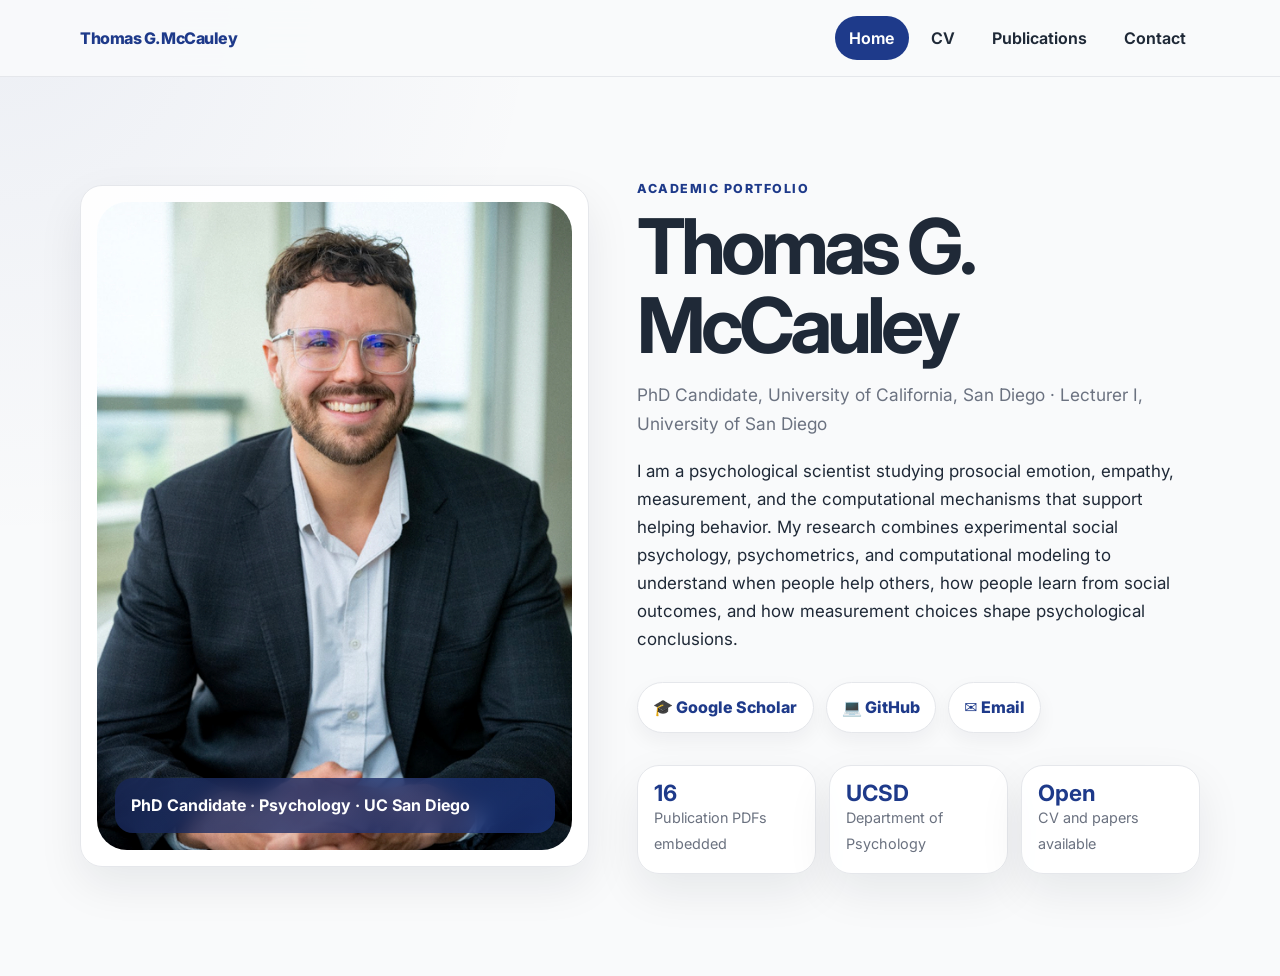
<file: index.html>
<!DOCTYPE html>
<html lang="en">
<head>
  <meta charset="UTF-8" />
  <meta name="viewport" content="width=device-width, initial-scale=1.0" />
  <meta name="description" content="Academic portfolio website for Thomas G. McCauley." />
  <title>Thomas G. McCauley | Academic Portfolio</title>
  <link rel="stylesheet" href="style.css" />
</head>
<body>
  <header class="site-header">
    <nav class="navbar">
      <a class="brand" href="index.html">Thomas G. McCauley</a>
      <div class="nav-links">
        <a class="active" href="index.html">Home</a>
        <a class="" href="cv.html">CV</a>
        <a class="" href="publications.html">Publications</a>
        <a class="" href="contact.html">Contact</a>
      </div>
    </nav>
  </header>
  <main>
    <section class="hero-grid">
      <div class="portrait-shell card">
        <div class="portrait-frame">
          <img src="headshot.jpg" alt="Portrait of Thomas G. McCauley" class="profile-image" />
          <div class="portrait-caption">PhD Candidate · Psychology · UC San Diego</div>
        </div>
      </div>

      <div class="hero-content">
        <p class="eyebrow">Academic Portfolio</p>
        <h1>Thomas G. McCauley</h1>
        <p class="title-line">PhD Candidate, University of California, San Diego · Lecturer I, University of San Diego</p>

        <p class="bio">
          <!-- EDIT BIO HERE -->
          I am a psychological scientist studying prosocial emotion, empathy, measurement, and the computational mechanisms that support helping behavior. My research combines experimental social psychology, psychometrics, and computational modeling to understand when people help others, how people learn from social outcomes, and how measurement choices shape psychological conclusions.
        </p>

        <div class="badge-row">
          <a class="badge" href="https://scholar.google.com/citations?user=3NnNHuEAAAAJ&hl=en&oi=ao" target="_blank" rel="noopener">🎓 Google Scholar</a>
          <a class="badge" href="https://github.com/" target="_blank" rel="noopener">💻 GitHub</a>
          <a class="badge" href="mailto:tmccaule@ucsd.edu">✉️ Email</a>
        </div>

        <div class="stats-grid">
          <div class="stat card"><strong>16</strong><span>Publication PDFs embedded</span></div>
          <div class="stat card"><strong>UCSD</strong><span>Department of Psychology</span></div>
          <div class="stat card"><strong>Open</strong><span>CV and papers available</span></div>
        </div>
      </div>
    </section>
  </main>
</body>
</html>
</file>
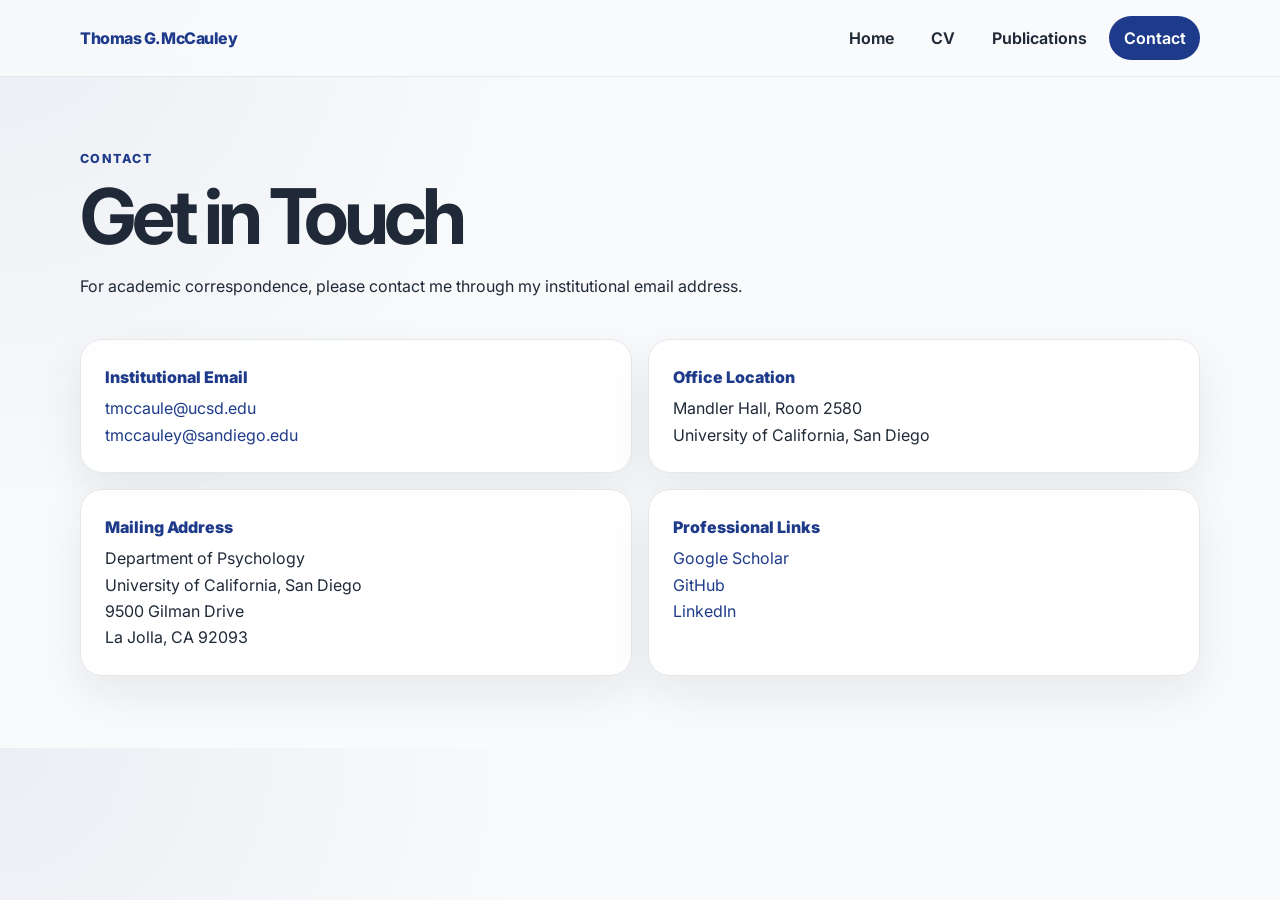
<file: contact.html>
<!DOCTYPE html>
<html lang="en">
<head>
  <meta charset="UTF-8" />
  <meta name="viewport" content="width=device-width, initial-scale=1.0" />
  <meta name="description" content="Academic portfolio website for Thomas G. McCauley." />
  <title>Contact | Thomas G. McCauley</title>
  <link rel="stylesheet" href="style.css" />
</head>
<body>
  <header class="site-header">
    <nav class="navbar">
      <a class="brand" href="index.html">Thomas G. McCauley</a>
      <div class="nav-links">
        <a class="" href="index.html">Home</a>
        <a class="" href="cv.html">CV</a>
        <a class="" href="publications.html">Publications</a>
        <a class="active" href="contact.html">Contact</a>
      </div>
    </nav>
  </header>
  <main>
    <header class="page-header">
      <p class="eyebrow">Contact</p>
      <h1>Get in Touch</h1>
      <p>For academic correspondence, please contact me through my institutional email address.</p>
    </header>

    <section class="contact-grid">
      <div class="contact-card card">
        <div class="contact-label">Institutional Email</div>
        <div class="contact-value">
          <a href="mailto:tmccaule@ucsd.edu">tmccaule@ucsd.edu</a><br />
          <a href="mailto:tmccauley@sandiego.edu">tmccauley@sandiego.edu</a>
        </div>
      </div>

      <div class="contact-card card">
        <div class="contact-label">Office Location</div>
        <div class="contact-value">Mandler Hall, Room 2580<br />University of California, San Diego</div>
      </div>

      <div class="contact-card card">
        <div class="contact-label">Mailing Address</div>
        <div class="contact-value">
          <!-- EDIT MAILING ADDRESS HERE -->
          Department of Psychology<br />
          University of California, San Diego<br />
          9500 Gilman Drive<br />
          La Jolla, CA 92093
        </div>
      </div>

      <div class="contact-card card">
        <div class="contact-label">Professional Links</div>
        <div class="contact-value">
          <a href="https://scholar.google.com/citations?user=3NnNHuEAAAAJ&hl=en&oi=ao" target="_blank" rel="noopener">Google Scholar</a><br />
          <a href="https://github.com/" target="_blank" rel="noopener"><!-- EDIT GITHUB URL HERE -->GitHub</a><br />
          <a href="https://www.linkedin.com/" target="_blank" rel="noopener"><!-- EDIT LINKEDIN URL HERE -->LinkedIn</a>
        </div>
      </div>
    </section>
  </main>
</body>
</html>
</file>
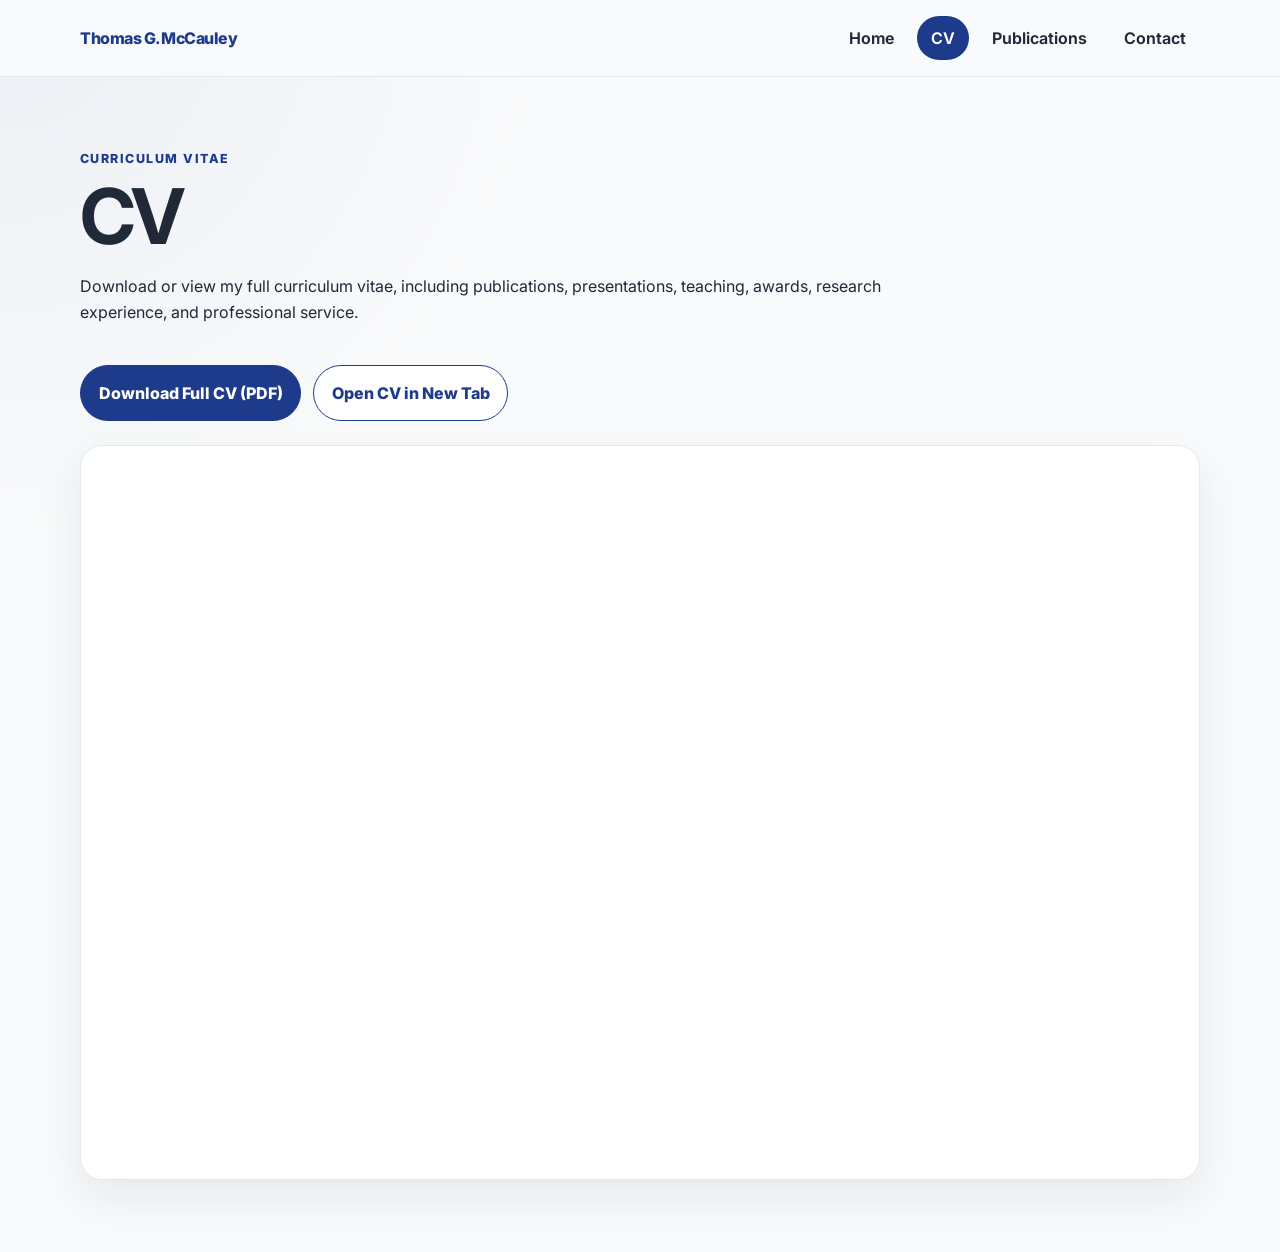
<file: cv.html>
<!DOCTYPE html>
<html lang="en">
<head>
  <meta charset="UTF-8" />
  <meta name="viewport" content="width=device-width, initial-scale=1.0" />
  <meta name="description" content="Academic portfolio website for Thomas G. McCauley." />
  <title>CV | Thomas G. McCauley</title>
  <link rel="stylesheet" href="style.css" />
</head>
<body>
  <header class="site-header">
    <nav class="navbar">
      <a class="brand" href="index.html">Thomas G. McCauley</a>
      <div class="nav-links">
        <a class="" href="index.html">Home</a>
        <a class="active" href="cv.html">CV</a>
        <a class="" href="publications.html">Publications</a>
        <a class="" href="contact.html">Contact</a>
      </div>
    </nav>
  </header>
  <main>
    <header class="page-header">
      <p class="eyebrow">Curriculum Vitae</p>
      <h1>CV</h1>
      <p>Download or view my full curriculum vitae, including publications, presentations, teaching, awards, research experience, and professional service.</p>
    </header>

    <div class="cv-actions">
      <a class="btn" href="cv.pdf" download>Download Full CV (PDF)</a>
      <a class="btn secondary" href="cv.pdf" target="_blank" rel="noopener">Open CV in New Tab</a>
    </div>

    <section class="pdf-container card">
      <iframe class="pdf-frame" src="cv.pdf" title="Embedded CV PDF"></iframe>
    </section>
  </main>
</body>
</html>
</file>
<file: style.css>
@import url("https://fonts.googleapis.com/css2?family=Inter:wght@400;500;600;700;800&display=swap");

:root {
  --navy: #1e3a8a;
  --navy-dark: #172554;
  --text: #1f2937;
  --muted: #6b7280;
  --bg: #f9fafb;
  --card: #ffffff;
  --border: #e5e7eb;
  --soft-blue: #eff6ff;
  --shadow: 0 18px 45px rgba(15, 23, 42, 0.08);
  --radius: 22px;
  --max-width: 1160px;
}

* { box-sizing: border-box; }
html { scroll-behavior: smooth; }
body {
  margin: 0;
  font-family: "Inter", system-ui, -apple-system, BlinkMacSystemFont, "Segoe UI", sans-serif;
  color: var(--text);
  background:
    radial-gradient(circle at top left, rgba(30, 58, 138, 0.06), transparent 34rem),
    var(--bg);
  line-height: 1.65;
}
a { color: var(--navy); text-decoration: none; }
a:hover { color: var(--navy-dark); }
.site-header {
  position: sticky; top: 0; z-index: 100;
  background: rgba(249, 250, 251, 0.92);
  backdrop-filter: blur(18px);
  border-bottom: 1px solid var(--border);
}
.navbar {
  max-width: var(--max-width); margin: 0 auto; padding: 1rem 1.25rem;
  display: flex; justify-content: space-between; align-items: center; gap: 1rem;
}
.brand { font-weight: 800; color: var(--navy); letter-spacing: -0.03em; }
.nav-links { display: flex; gap: 0.5rem; }
.nav-links a { padding: 0.55rem 0.9rem; border-radius: 999px; font-weight: 650; color: var(--text); }
.nav-links a.active, .nav-links a:hover { background: var(--navy); color: white; }
main { max-width: var(--max-width); margin: 0 auto; padding: 4.5rem 1.25rem; }
.page-header { margin-bottom: 2.5rem; max-width: 850px; }
.eyebrow { color: var(--navy); font-weight: 800; text-transform: uppercase; letter-spacing: 0.12em; font-size: 0.78rem; margin: 0 0 0.55rem; }
h1 { font-size: clamp(2.4rem, 6vw, 5rem); line-height: 1.02; letter-spacing: -0.065em; margin: 0.35rem 0 1rem; }
h2 { color: var(--navy); letter-spacing: -0.04em; font-size: 1.55rem; margin-top: 0; }
p { margin-top: 0; }
.card { background: rgba(255, 255, 255, 0.94); border: 1px solid var(--border); border-radius: var(--radius); box-shadow: var(--shadow); }
.btn { display: inline-flex; align-items: center; justify-content: center; gap: 0.45rem; padding: 0.85rem 1.1rem; border-radius: 999px; background: var(--navy); color: white; font-weight: 800; border: 1px solid var(--navy); }
.btn:hover { background: var(--navy-dark); color: white; }
.btn.secondary { background: white; color: var(--navy); }
.btn.secondary:hover { background: var(--soft-blue); }
.hero-grid { display: grid; grid-template-columns: 0.95fr 1.05fr; gap: 3rem; align-items: center; min-height: calc(100vh - 145px); }
.portrait-shell { padding: 1rem; }
.portrait-frame { position: relative; overflow: hidden; border-radius: 30px; background: white; }
.profile-image { width: 100%; height: min(72vh, 680px); object-fit: cover; object-position: center 28%; display: block; filter: saturate(0.98) contrast(1.02); }
.portrait-caption { position: absolute; left: 1.1rem; bottom: 1.1rem; right: 1.1rem; padding: 0.9rem 1rem; border-radius: 18px; color: white; background: linear-gradient(135deg, rgba(23, 37, 84, 0.82), rgba(30, 58, 138, 0.72)); backdrop-filter: blur(10px); font-weight: 700; }
.hero-content { padding: 1rem 0; }
.title-line { color: var(--muted); font-size: 1.08rem; margin-bottom: 1.25rem; }
.bio { font-size: 1.06rem; max-width: 700px; }
.badge-row { display: flex; flex-wrap: wrap; gap: 0.75rem; margin-top: 1.75rem; }
.badge { display: inline-flex; align-items: center; gap: 0.45rem; padding: 0.7rem 0.95rem; border-radius: 999px; background: white; border: 1px solid var(--border); font-weight: 800; box-shadow: 0 8px 20px rgba(15, 23, 42, 0.05); }
.stats-grid { display: grid; grid-template-columns: repeat(3, 1fr); gap: 0.8rem; margin-top: 2rem; }
.stat { padding: 1rem; }
.stat strong { display: block; color: var(--navy); font-size: 1.4rem; line-height: 1; }
.stat span { color: var(--muted); font-size: 0.9rem; }
.cv-actions { margin-bottom: 1.5rem; display: flex; gap: 0.75rem; flex-wrap: wrap; }
.pdf-frame { width: 100%; height: 78vh; border: 0; border-radius: calc(var(--radius) - 8px); background: white; }
.pdf-container { overflow: hidden; padding: 0.75rem; }
.publication-year { margin-top: 3rem; }
.publication-list { display: grid; gap: 1rem; }
.publication { padding: 1.4rem; }
.pub-title { font-weight: 850; color: var(--text); margin-bottom: 0.35rem; font-size: 1.03rem; letter-spacing: -0.015em; }
.pub-authors { color: var(--text); margin-bottom: 0.25rem; }
.pub-venue { color: var(--muted); font-style: italic; margin-bottom: 1rem; }
.pub-actions { display: flex; flex-wrap: wrap; gap: 0.55rem; margin-bottom: 1rem; }
.mini-btn { display: inline-flex; padding: 0.45rem 0.7rem; border-radius: 999px; border: 1px solid var(--border); background: #f8fafc; font-weight: 800; font-size: 0.85rem; }
.paper-preview { border: 1px solid var(--border); border-radius: 16px; overflow: hidden; background: white; }
.paper-preview summary { cursor: pointer; padding: 0.85rem 1rem; font-weight: 850; color: var(--navy); background: linear-gradient(180deg, #ffffff, #f8fafc); }
.paper-preview iframe { width: 100%; height: 540px; border: 0; display: block; }
.contact-grid { display: grid; grid-template-columns: repeat(2, 1fr); gap: 1rem; }
.contact-card { padding: 1.5rem; }
.contact-label { color: var(--navy); font-weight: 850; margin-bottom: 0.3rem; }
.contact-value { color: var(--text); }
.footer-note { margin-top: 3rem; color: var(--muted); font-size: 0.92rem; }
@media (max-width: 880px) {
  .navbar { align-items: flex-start; flex-direction: column; }
  .nav-links { width: 100%; overflow-x: auto; padding-bottom: 0.25rem; }
  main { padding-top: 2.5rem; }
  .hero-grid, .contact-grid { grid-template-columns: 1fr; min-height: auto; }
  .profile-image { height: 58vh; }
  .stats-grid { grid-template-columns: 1fr; }
  .pdf-frame { height: 68vh; }
  .paper-preview iframe { height: 460px; }
}
@media (max-width: 520px) {
  .profile-image { height: 430px; }
  .nav-links a { padding: 0.5rem 0.75rem; }
  h1 { font-size: 2.55rem; }
}
</file>
